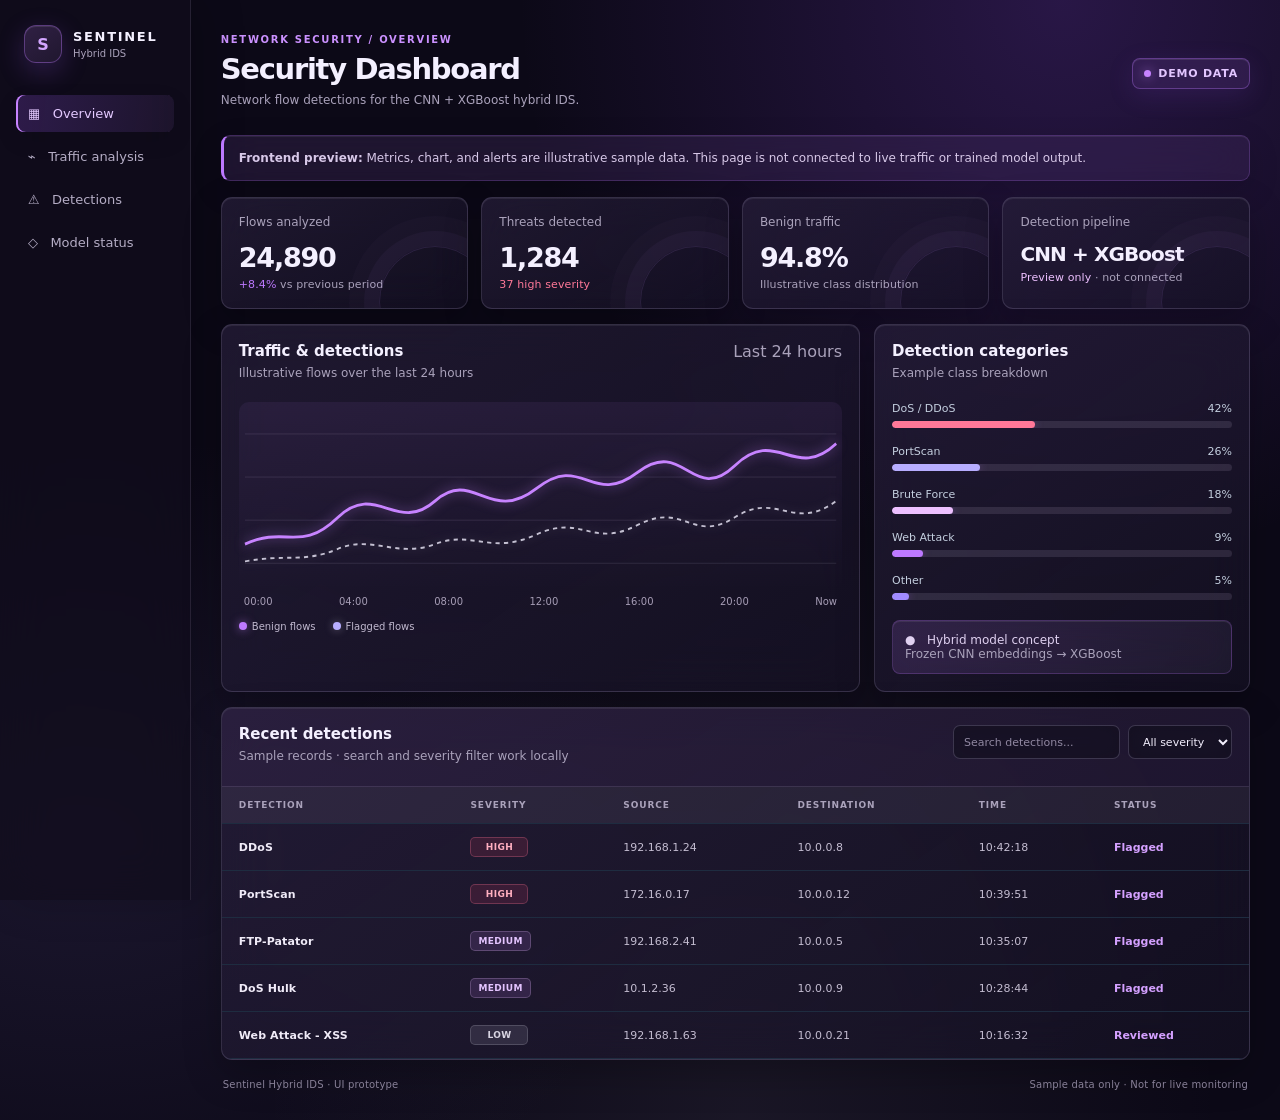
<file: index.html>
<!doctype html>
<html lang="en">
<head>
  <meta charset="utf-8">
  <meta name="viewport" content="width=device-width, initial-scale=1">
  <title>Sentinel IDS — Dashboard</title>
  <style>
    :root {
      color-scheme: dark;
      --bg: #0b1220; --panel: #111b2d; --line: #24334b;
      --text: #eef4ff; --muted: #91a1b9; --cyan: #51d6c5;
      --blue: #6da8ff; --red: #ff6b78; --amber: #f5bb5c;
      font-family: Inter, system-ui, Segoe UI, sans-serif;
    }
    * { box-sizing: border-box }
    body { margin: 0; background: var(--bg); color: var(--text) }
    a { color: inherit; text-decoration: none }
    .layout { display: flex; min-height: 100vh }
    aside { width: 220px; padding: 25px 16px; background: #0e1727; border-right: 1px solid var(--line) }
    .brand { display: flex; gap: 11px; align-items: center; margin: 0 8px 32px }
    .logo { display: grid; place-items: center; width: 38px; height: 38px; border-radius: 12px; background: #12332f; color: var(--cyan); font-weight: 800 }
    .brand strong { display: block; letter-spacing: .08em }
    .brand small, .muted { color: var(--muted) }
    nav { display: grid; gap: 6px }
    nav a { padding: 11px 12px; border-radius: 8px; color: #a7b5ca; font-size: 13px }
    nav a:hover, nav a.active { background: #14283a; color: var(--cyan) }
    main { width: 100%; max-width: 1500px; margin: auto; padding: 30px }
    header, .section-head { display: flex; justify-content: space-between; align-items: center; gap: 16px }
    .eyebrow { color: var(--cyan); font-size: 10px; font-weight: 800; letter-spacing: .14em; text-transform: uppercase }
    h1 { margin: 7px 0; font-size: 29px }
    h2 { margin: 0; font-size: 15px }
    p { margin: 6px 0; color: var(--muted); font-size: 12px }
    .badge { padding: 8px 11px; border: 1px solid #70562a; border-radius: 8px; background: #302716; color: #ffdfa0; font-size: 11px; font-weight: 700 }
    .notice { margin: 22px 0 16px; padding: 13px 15px; border: 1px solid #70562a; border-radius: 9px; background: #261f15; color: #e7c889; font-size: 12px; line-height: 1.5 }
    .cards { display: grid; grid-template-columns: repeat(4, 1fr); gap: 13px; margin-bottom: 15px }
    .card { padding: 17px; border: 1px solid var(--line); border-radius: 11px; background: var(--panel) }
    .metric-label { color: var(--muted); font-size: 12px }
    .metric { margin: 13px 0 5px; font-size: 27px; font-weight: 750 }
    .metric-note { color: var(--muted); font-size: 11px }
    .green { color: var(--cyan) } .yellow { color: var(--amber) }
    .middle { display: grid; grid-template-columns: 1.7fr 1fr; gap: 14px; margin-bottom: 15px }
    .chart { width: 100%; height: 190px; margin-top: 16px }
    .gridline { stroke: #25354d; stroke-width: 1 }
    .chart-labels, .legend { display: flex; justify-content: space-between; color: var(--muted); font-size: 10px }
    .legend { justify-content: flex-start; gap: 17px; margin-top: 14px }
    .key { display: inline-block; width: 8px; height: 8px; margin-right: 5px; border-radius: 50%; background: var(--cyan) }
    .key.blue { background: var(--blue) }
    .bars { display: grid; gap: 15px; margin-top: 22px }
    .bar-label { display: flex; justify-content: space-between; margin-bottom: 6px; color: #c4cfdf; font-size: 11px }
    .track { height: 6px; border-radius: 9px; background: #202e43; overflow: hidden }
    .fill { height: 100%; border-radius: 9px; background: var(--cyan) }
    .fill.red { background: var(--red) } .fill.blue { background: var(--blue) } .fill.amber { background: var(--amber) }
    .model { margin-top: 20px; padding: 12px; border: 1px solid #24463f; border-radius: 8px; color: #c9f8ed; font-size: 12px }
    .alerts { padding: 0; overflow: hidden }
    .alerts .section-head { padding: 17px; border-bottom: 1px solid var(--line) }
    .tools { display: flex; gap: 8px }
    input, select { padding: 8px 10px; border: 1px solid var(--line); border-radius: 7px; background: #0e1727; color: var(--text); font: inherit; font-size: 11px }
    .table-wrap { overflow-x: auto }
    table { width: 100%; min-width: 600px; border-collapse: collapse; text-align: left }
    th, td { padding: 12px 17px; border-bottom: 1px solid #1e2c40; font-size: 11px }
    th { color: #71819a; font-size: 9px; letter-spacing: .1em; text-transform: uppercase }
    td { color: #bdc9d9 }
    .attack { color: var(--text); font-weight: 650 }
    .tag { padding: 4px 7px; border-radius: 5px; font-size: 9px; font-weight: 750 }
    .high { background: #3a2028; color: #ff939c }
    .medium { background: #382e1d; color: #f5ca75 }
    .low { background: #1b2b3c; color: #9dc7ff }
    .status { color: var(--cyan) }
    #empty { display: none; padding: 20px; color: var(--muted); text-align: center; font-size: 12px }
    footer { display: flex; justify-content: space-between; gap: 10px; margin-top: 14px; color: #71819a; font-size: 10px }
    @media (max-width: 900px) { .cards { grid-template-columns: repeat(2, 1fr) } .middle { grid-template-columns: 1fr } }
    @media (max-width: 620px) {
      aside { width: 58px; padding: 18px 7px }
      .brand { justify-content: center; margin: 0 0 24px }
      .brand div:last-child, nav a span:last-child { display: none }
      nav a { text-align: center; padding: 11px 4px }
      main { padding: 20px 13px }
      header { align-items: flex-start }
      h1 { font-size: 23px }
      .cards { gap: 8px }
      .card { padding: 13px }
      .metric { font-size: 22px }
      .tools { width: 100% }
      input { min-width: 0; flex: 1 }
      footer { flex-direction: column }
    }
  </style>
  <link rel="stylesheet" href="style.css">
</head>
<body>
  <div class="layout">
    <aside>
      <a class="brand" href="#overview">
        <span class="logo">S</span>
        <div><strong>SENTINEL</strong><small>Hybrid IDS</small></div>
      </a>
      <nav aria-label="Dashboard navigation">
        <a class="active" href="#overview">▦ &nbsp; Overview</a>
        <a href="#traffic">⌁ &nbsp; Traffic analysis</a>
        <a href="#alerts">⚠ &nbsp; Detections</a>
        <a href="#model">◇ &nbsp; Model status</a>
      </nav>
    </aside>

    <main id="overview">
      <header>
        <div>
          <div class="eyebrow">Network security / Overview</div>
          <h1>Security Dashboard</h1>
          <p>Network flow detections for the CNN + XGBoost hybrid IDS.</p>
        </div>
        <span class="badge">DEMO DATA</span>
      </header>

      <div class="notice">
        <strong>Frontend preview:</strong> Metrics, chart, and alerts are illustrative sample data.
        This page is not connected to live traffic or trained model output.
      </div>

      <section class="cards" aria-label="Summary metrics">
        <article class="card"><div class="metric-label">Flows analyzed</div><div class="metric">24,890</div><div class="metric-note"><span class="green">+8.4%</span> vs previous period</div></article>
        <article class="card"><div class="metric-label">Threats detected</div><div class="metric">1,284</div><div class="metric-note"><span style="color:var(--red)">37 high severity</span></div></article>
        <article class="card"><div class="metric-label">Benign traffic</div><div class="metric">94.8%</div><div class="metric-note">Illustrative class distribution</div></article>
        <article class="card" id="model"><div class="metric-label">Detection pipeline</div><div class="metric" style="font-size:20px">CNN + XGBoost</div><div class="metric-note"><span class="yellow">Preview only</span> · not connected</div></article>
      </section>

      <section class="middle">
        <article class="card" id="traffic">
          <div class="section-head"><div><h2>Traffic &amp; detections</h2><p>Illustrative flows over the last 24 hours</p></div><span class="muted">Last 24 hours</span></div>
          <svg class="chart" viewBox="0 0 700 190" preserveAspectRatio="none" role="img" aria-label="Sample traffic chart">
            <g class="gridline"><path d="M0 25H700M0 70H700M0 115H700M0 160H700"/></g>
            <path d="M0 140 C50 120 65 150 110 112 S180 130 225 95 S290 120 345 82 S410 102 465 65 S530 100 580 58 S650 76 700 35" fill="none" stroke="#51d6c5" stroke-width="3"/>
            <path d="M0 158 C50 150 70 160 110 145 S180 155 225 140 S290 152 345 130 S410 145 465 120 S530 140 580 112 S650 128 700 95" fill="none" stroke="#6da8ff" stroke-width="2" stroke-dasharray="5 5"/>
          </svg>
          <div class="chart-labels"><span>00:00</span><span>04:00</span><span>08:00</span><span>12:00</span><span>16:00</span><span>20:00</span><span>Now</span></div>
          <div class="legend"><span><i class="key"></i>Benign flows</span><span><i class="key blue"></i>Flagged flows</span></div>
        </article>

        <article class="card">
          <h2>Detection categories</h2><p>Example class breakdown</p>
          <div class="bars">
            <div><div class="bar-label"><span>DoS / DDoS</span><span>42%</span></div><div class="track"><div class="fill red" style="width:42%"></div></div></div>
            <div><div class="bar-label"><span>PortScan</span><span>26%</span></div><div class="track"><div class="fill blue" style="width:26%"></div></div></div>
            <div><div class="bar-label"><span>Brute Force</span><span>18%</span></div><div class="track"><div class="fill amber" style="width:18%"></div></div></div>
            <div><div class="bar-label"><span>Web Attack</span><span>9%</span></div><div class="track"><div class="fill" style="width:9%"></div></div></div>
            <div><div class="bar-label"><span>Other</span><span>5%</span></div><div class="track"><div class="fill" style="width:5%;background:#a18bff"></div></div></div>
          </div>
          <div class="model">● &nbsp; Hybrid model concept<br><span class="muted">Frozen CNN embeddings → XGBoost</span></div>
        </article>
      </section>

      <section class="card alerts" id="alerts">
        <div class="section-head">
          <div><h2>Recent detections</h2><p>Sample records · search and severity filter work locally</p></div>
          <div class="tools">
            <input id="search" type="search" placeholder="Search detections..." aria-label="Search detections">
            <select id="severity" aria-label="Filter by severity">
              <option value="all">All severity</option><option>High</option><option>Medium</option><option>Low</option>
            </select>
          </div>
        </div>
        <div class="table-wrap">
          <table>
            <thead><tr><th>Detection</th><th>Severity</th><th>Source</th><th>Destination</th><th>Time</th><th>Status</th></tr></thead>
            <tbody id="rows">
              <tr><td class="attack">DDoS</td><td><span class="tag high">High</span></td><td>192.168.1.24</td><td>10.0.0.8</td><td>10:42:18</td><td class="status">Flagged</td></tr>
              <tr><td class="attack">PortScan</td><td><span class="tag high">High</span></td><td>172.16.0.17</td><td>10.0.0.12</td><td>10:39:51</td><td class="status">Flagged</td></tr>
              <tr><td class="attack">FTP-Patator</td><td><span class="tag medium">Medium</span></td><td>192.168.2.41</td><td>10.0.0.5</td><td>10:35:07</td><td class="status">Flagged</td></tr>
              <tr><td class="attack">DoS Hulk</td><td><span class="tag medium">Medium</span></td><td>10.1.2.36</td><td>10.0.0.9</td><td>10:28:44</td><td class="status">Flagged</td></tr>
              <tr><td class="attack">Web Attack - XSS</td><td><span class="tag low">Low</span></td><td>192.168.1.63</td><td>10.0.0.21</td><td>10:16:32</td><td class="status">Reviewed</td></tr>
            </tbody>
          </table>
          <div id="empty">No detections match the current filters.</div>
        </div>
      </section>

      <footer><span>Sentinel Hybrid IDS · UI prototype</span><span>Sample data only · Not for live monitoring</span></footer>
    </main>
  </div>
  <script>
    const search = document.getElementById("search");
    const severity = document.getElementById("severity");
    const rows = [...document.querySelectorAll("#rows tr")];
    const empty = document.getElementById("empty");

    function filterRows() {
      const query = search.value.trim().toLowerCase();
      const level = severity.value.toLowerCase();
      let shown = 0;
      rows.forEach((row) => {
        const matchesText = row.textContent.toLowerCase().includes(query);
        const matchesLevel = level === "all" || row.cells[1].textContent.toLowerCase() === level;
        row.hidden = !(matchesText && matchesLevel);
        if (!row.hidden) shown++;
      });
      empty.style.display = shown ? "none" : "block";
    }

    search.addEventListener("input", filterRows);
    severity.addEventListener("change", filterRows);
  </script>
</body>
</html>
</file>
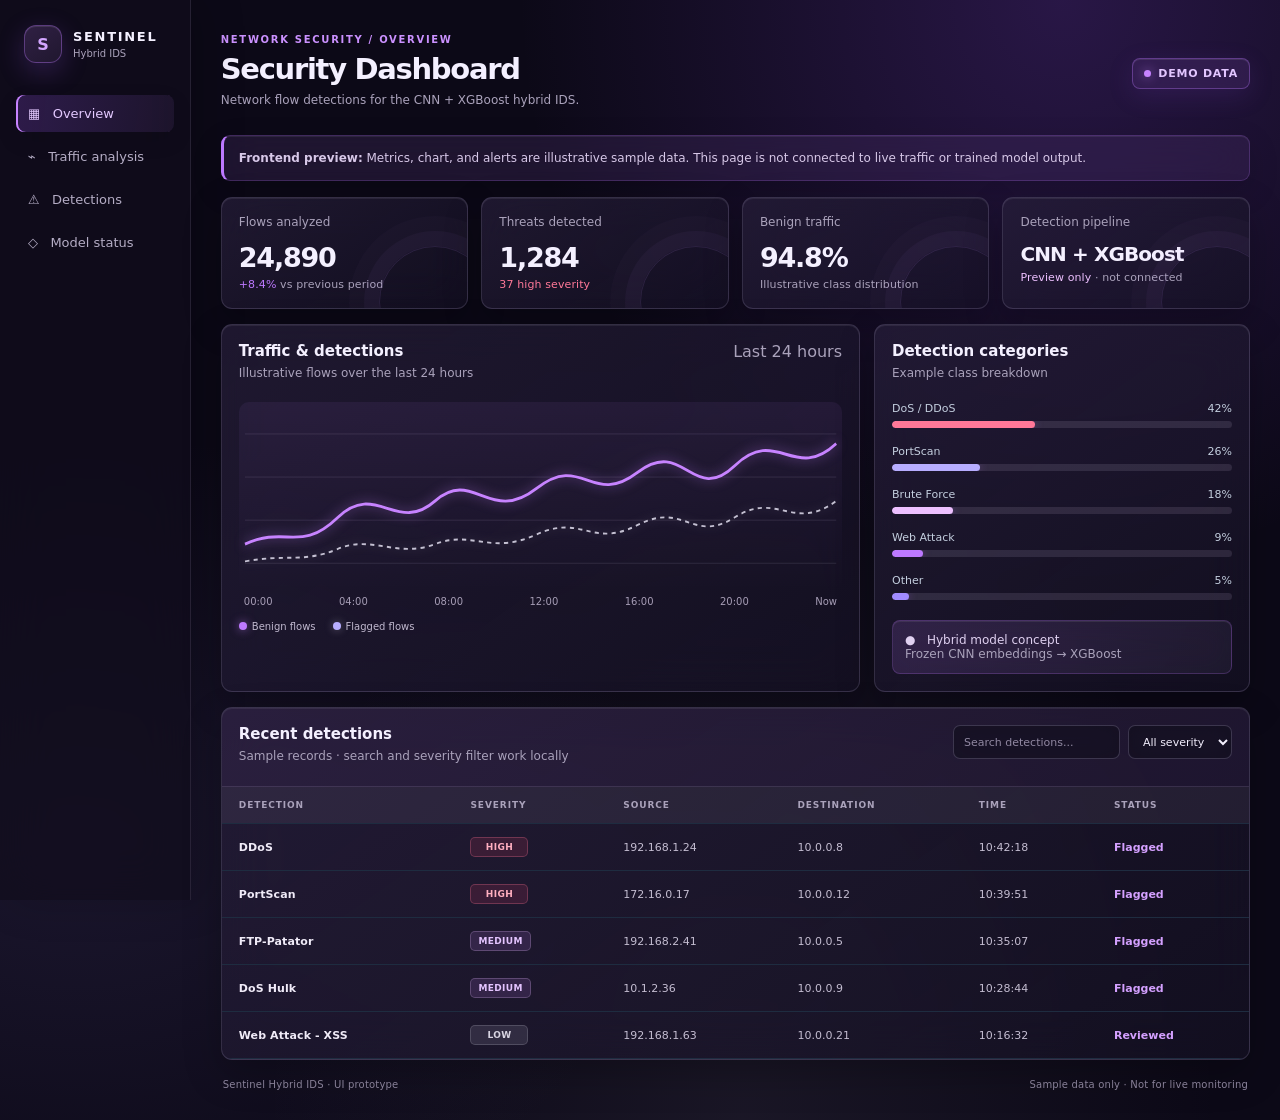
<file: frontend/index.html>
<!doctype html>
<html lang="en">
<head>
  <meta charset="utf-8">
  <meta name="viewport" content="width=device-width, initial-scale=1">
  <title>Sentinel IDS — Dashboard</title>
  <style>
    :root {
      color-scheme: dark;
      --bg: #0b1220; --panel: #111b2d; --line: #24334b;
      --text: #eef4ff; --muted: #91a1b9; --cyan: #51d6c5;
      --blue: #6da8ff; --red: #ff6b78; --amber: #f5bb5c;
      font-family: Inter, system-ui, Segoe UI, sans-serif;
    }
    * { box-sizing: border-box }
    body { margin: 0; background: var(--bg); color: var(--text) }
    a { color: inherit; text-decoration: none }
    .layout { display: flex; min-height: 100vh }
    aside { width: 220px; padding: 25px 16px; background: #0e1727; border-right: 1px solid var(--line) }
    .brand { display: flex; gap: 11px; align-items: center; margin: 0 8px 32px }
    .logo { display: grid; place-items: center; width: 38px; height: 38px; border-radius: 12px; background: #12332f; color: var(--cyan); font-weight: 800 }
    .brand strong { display: block; letter-spacing: .08em }
    .brand small, .muted { color: var(--muted) }
    nav { display: grid; gap: 6px }
    nav a { padding: 11px 12px; border-radius: 8px; color: #a7b5ca; font-size: 13px }
    nav a:hover, nav a.active { background: #14283a; color: var(--cyan) }
    main { width: 100%; max-width: 1500px; margin: auto; padding: 30px }
    header, .section-head { display: flex; justify-content: space-between; align-items: center; gap: 16px }
    .eyebrow { color: var(--cyan); font-size: 10px; font-weight: 800; letter-spacing: .14em; text-transform: uppercase }
    h1 { margin: 7px 0; font-size: 29px }
    h2 { margin: 0; font-size: 15px }
    p { margin: 6px 0; color: var(--muted); font-size: 12px }
    .badge { padding: 8px 11px; border: 1px solid #70562a; border-radius: 8px; background: #302716; color: #ffdfa0; font-size: 11px; font-weight: 700 }
    .notice { margin: 22px 0 16px; padding: 13px 15px; border: 1px solid #70562a; border-radius: 9px; background: #261f15; color: #e7c889; font-size: 12px; line-height: 1.5 }
    .cards { display: grid; grid-template-columns: repeat(4, 1fr); gap: 13px; margin-bottom: 15px }
    .card { padding: 17px; border: 1px solid var(--line); border-radius: 11px; background: var(--panel) }
    .metric-label { color: var(--muted); font-size: 12px }
    .metric { margin: 13px 0 5px; font-size: 27px; font-weight: 750 }
    .metric-note { color: var(--muted); font-size: 11px }
    .green { color: var(--cyan) } .yellow { color: var(--amber) }
    .middle { display: grid; grid-template-columns: 1.7fr 1fr; gap: 14px; margin-bottom: 15px }
    .chart { width: 100%; height: 190px; margin-top: 16px }
    .gridline { stroke: #25354d; stroke-width: 1 }
    .chart-labels, .legend { display: flex; justify-content: space-between; color: var(--muted); font-size: 10px }
    .legend { justify-content: flex-start; gap: 17px; margin-top: 14px }
    .key { display: inline-block; width: 8px; height: 8px; margin-right: 5px; border-radius: 50%; background: var(--cyan) }
    .key.blue { background: var(--blue) }
    .bars { display: grid; gap: 15px; margin-top: 22px }
    .bar-label { display: flex; justify-content: space-between; margin-bottom: 6px; color: #c4cfdf; font-size: 11px }
    .track { height: 6px; border-radius: 9px; background: #202e43; overflow: hidden }
    .fill { height: 100%; border-radius: 9px; background: var(--cyan) }
    .fill.red { background: var(--red) } .fill.blue { background: var(--blue) } .fill.amber { background: var(--amber) }
    .model { margin-top: 20px; padding: 12px; border: 1px solid #24463f; border-radius: 8px; color: #c9f8ed; font-size: 12px }
    .alerts { padding: 0; overflow: hidden }
    .alerts .section-head { padding: 17px; border-bottom: 1px solid var(--line) }
    .tools { display: flex; gap: 8px }
    input, select { padding: 8px 10px; border: 1px solid var(--line); border-radius: 7px; background: #0e1727; color: var(--text); font: inherit; font-size: 11px }
    .table-wrap { overflow-x: auto }
    table { width: 100%; min-width: 600px; border-collapse: collapse; text-align: left }
    th, td { padding: 12px 17px; border-bottom: 1px solid #1e2c40; font-size: 11px }
    th { color: #71819a; font-size: 9px; letter-spacing: .1em; text-transform: uppercase }
    td { color: #bdc9d9 }
    .attack { color: var(--text); font-weight: 650 }
    .tag { padding: 4px 7px; border-radius: 5px; font-size: 9px; font-weight: 750 }
    .high { background: #3a2028; color: #ff939c }
    .medium { background: #382e1d; color: #f5ca75 }
    .low { background: #1b2b3c; color: #9dc7ff }
    .status { color: var(--cyan) }
    #empty { display: none; padding: 20px; color: var(--muted); text-align: center; font-size: 12px }
    footer { display: flex; justify-content: space-between; gap: 10px; margin-top: 14px; color: #71819a; font-size: 10px }
    @media (max-width: 900px) { .cards { grid-template-columns: repeat(2, 1fr) } .middle { grid-template-columns: 1fr } }
    @media (max-width: 620px) {
      aside { width: 58px; padding: 18px 7px }
      .brand { justify-content: center; margin: 0 0 24px }
      .brand div:last-child, nav a span:last-child { display: none }
      nav a { text-align: center; padding: 11px 4px }
      main { padding: 20px 13px }
      header { align-items: flex-start }
      h1 { font-size: 23px }
      .cards { gap: 8px }
      .card { padding: 13px }
      .metric { font-size: 22px }
      .tools { width: 100% }
      input { min-width: 0; flex: 1 }
      footer { flex-direction: column }
    }
  </style>
  <link rel="stylesheet" href="style.css">
</head>
<body>
  <div class="layout">
    <aside>
      <a class="brand" href="#overview">
        <span class="logo">S</span>
        <div><strong>SENTINEL</strong><small>Hybrid IDS</small></div>
      </a>
      <nav aria-label="Dashboard navigation">
        <a class="active" href="#overview">▦ &nbsp; Overview</a>
        <a href="#traffic">⌁ &nbsp; Traffic analysis</a>
        <a href="#alerts">⚠ &nbsp; Detections</a>
        <a href="#model">◇ &nbsp; Model status</a>
      </nav>
    </aside>

    <main id="overview">
      <header>
        <div>
          <div class="eyebrow">Network security / Overview</div>
          <h1>Security Dashboard</h1>
          <p>Network flow detections for the CNN + XGBoost hybrid IDS.</p>
        </div>
        <span class="badge">DEMO DATA</span>
      </header>

      <div class="notice">
        <strong>Frontend preview:</strong> Metrics, chart, and alerts are illustrative sample data.
        This page is not connected to live traffic or trained model output.
      </div>

      <section class="cards" aria-label="Summary metrics">
        <article class="card"><div class="metric-label">Flows analyzed</div><div class="metric">24,890</div><div class="metric-note"><span class="green">+8.4%</span> vs previous period</div></article>
        <article class="card"><div class="metric-label">Threats detected</div><div class="metric">1,284</div><div class="metric-note"><span style="color:var(--red)">37 high severity</span></div></article>
        <article class="card"><div class="metric-label">Benign traffic</div><div class="metric">94.8%</div><div class="metric-note">Illustrative class distribution</div></article>
        <article class="card" id="model"><div class="metric-label">Detection pipeline</div><div class="metric" style="font-size:20px">CNN + XGBoost</div><div class="metric-note"><span class="yellow">Preview only</span> · not connected</div></article>
      </section>

      <section class="middle">
        <article class="card" id="traffic">
          <div class="section-head"><div><h2>Traffic &amp; detections</h2><p>Illustrative flows over the last 24 hours</p></div><span class="muted">Last 24 hours</span></div>
          <svg class="chart" viewBox="0 0 700 190" preserveAspectRatio="none" role="img" aria-label="Sample traffic chart">
            <g class="gridline"><path d="M0 25H700M0 70H700M0 115H700M0 160H700"/></g>
            <path d="M0 140 C50 120 65 150 110 112 S180 130 225 95 S290 120 345 82 S410 102 465 65 S530 100 580 58 S650 76 700 35" fill="none" stroke="#51d6c5" stroke-width="3"/>
            <path d="M0 158 C50 150 70 160 110 145 S180 155 225 140 S290 152 345 130 S410 145 465 120 S530 140 580 112 S650 128 700 95" fill="none" stroke="#6da8ff" stroke-width="2" stroke-dasharray="5 5"/>
          </svg>
          <div class="chart-labels"><span>00:00</span><span>04:00</span><span>08:00</span><span>12:00</span><span>16:00</span><span>20:00</span><span>Now</span></div>
          <div class="legend"><span><i class="key"></i>Benign flows</span><span><i class="key blue"></i>Flagged flows</span></div>
        </article>

        <article class="card">
          <h2>Detection categories</h2><p>Example class breakdown</p>
          <div class="bars">
            <div><div class="bar-label"><span>DoS / DDoS</span><span>42%</span></div><div class="track"><div class="fill red" style="width:42%"></div></div></div>
            <div><div class="bar-label"><span>PortScan</span><span>26%</span></div><div class="track"><div class="fill blue" style="width:26%"></div></div></div>
            <div><div class="bar-label"><span>Brute Force</span><span>18%</span></div><div class="track"><div class="fill amber" style="width:18%"></div></div></div>
            <div><div class="bar-label"><span>Web Attack</span><span>9%</span></div><div class="track"><div class="fill" style="width:9%"></div></div></div>
            <div><div class="bar-label"><span>Other</span><span>5%</span></div><div class="track"><div class="fill" style="width:5%;background:#a18bff"></div></div></div>
          </div>
          <div class="model">● &nbsp; Hybrid model concept<br><span class="muted">Frozen CNN embeddings → XGBoost</span></div>
        </article>
      </section>

      <section class="card alerts" id="alerts">
        <div class="section-head">
          <div><h2>Recent detections</h2><p>Sample records · search and severity filter work locally</p></div>
          <div class="tools">
            <input id="search" type="search" placeholder="Search detections..." aria-label="Search detections">
            <select id="severity" aria-label="Filter by severity">
              <option value="all">All severity</option><option>High</option><option>Medium</option><option>Low</option>
            </select>
          </div>
        </div>
        <div class="table-wrap">
          <table>
            <thead><tr><th>Detection</th><th>Severity</th><th>Source</th><th>Destination</th><th>Time</th><th>Status</th></tr></thead>
            <tbody id="rows">
              <tr><td class="attack">DDoS</td><td><span class="tag high">High</span></td><td>192.168.1.24</td><td>10.0.0.8</td><td>10:42:18</td><td class="status">Flagged</td></tr>
              <tr><td class="attack">PortScan</td><td><span class="tag high">High</span></td><td>172.16.0.17</td><td>10.0.0.12</td><td>10:39:51</td><td class="status">Flagged</td></tr>
              <tr><td class="attack">FTP-Patator</td><td><span class="tag medium">Medium</span></td><td>192.168.2.41</td><td>10.0.0.5</td><td>10:35:07</td><td class="status">Flagged</td></tr>
              <tr><td class="attack">DoS Hulk</td><td><span class="tag medium">Medium</span></td><td>10.1.2.36</td><td>10.0.0.9</td><td>10:28:44</td><td class="status">Flagged</td></tr>
              <tr><td class="attack">Web Attack - XSS</td><td><span class="tag low">Low</span></td><td>192.168.1.63</td><td>10.0.0.21</td><td>10:16:32</td><td class="status">Reviewed</td></tr>
            </tbody>
          </table>
          <div id="empty">No detections match the current filters.</div>
        </div>
      </section>

      <footer><span>Sentinel Hybrid IDS · UI prototype</span><span>Sample data only · Not for live monitoring</span></footer>
    </main>
  </div>
  <script>
    const search = document.getElementById("search");
    const severity = document.getElementById("severity");
    const rows = [...document.querySelectorAll("#rows tr")];
    const empty = document.getElementById("empty");

    function filterRows() {
      const query = search.value.trim().toLowerCase();
      const level = severity.value.toLowerCase();
      let shown = 0;
      rows.forEach((row) => {
        const matchesText = row.textContent.toLowerCase().includes(query);
        const matchesLevel = level === "all" || row.cells[1].textContent.toLowerCase() === level;
        row.hidden = !(matchesText && matchesLevel);
        if (!row.hidden) shown++;
      });
      empty.style.display = shown ? "none" : "block";
    }

    search.addEventListener("input", filterRows);
    severity.addEventListener("change", filterRows);
  </script>
</body>
</html>
</file>
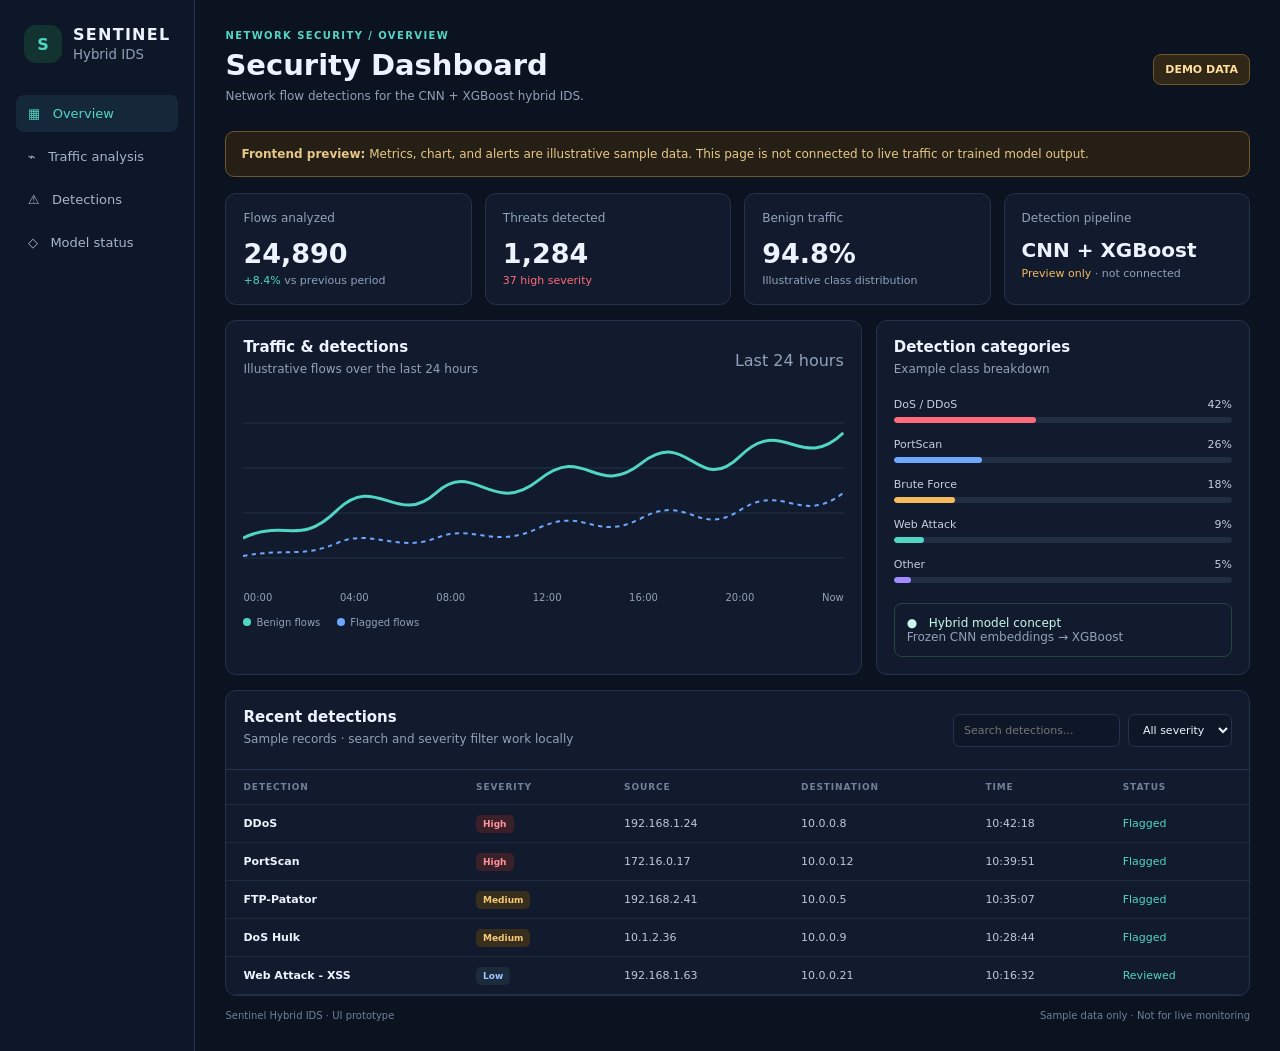
<file: src/index.html>
<!doctype html>
<html lang="en">
<head>
  <meta charset="utf-8">
  <meta name="viewport" content="width=device-width, initial-scale=1">
  <title>Sentinel IDS — Dashboard</title>
  <style>
    :root {
      color-scheme: dark;
      --bg: #0b1220; --panel: #111b2d; --line: #24334b;
      --text: #eef4ff; --muted: #91a1b9; --cyan: #51d6c5;
      --blue: #6da8ff; --red: #ff6b78; --amber: #f5bb5c;
      font-family: Inter, system-ui, Segoe UI, sans-serif;
    }
    * { box-sizing: border-box }
    body { margin: 0; background: var(--bg); color: var(--text) }
    a { color: inherit; text-decoration: none }
    .layout { display: flex; min-height: 100vh }
    aside { width: 220px; padding: 25px 16px; background: #0e1727; border-right: 1px solid var(--line) }
    .brand { display: flex; gap: 11px; align-items: center; margin: 0 8px 32px }
    .logo { display: grid; place-items: center; width: 38px; height: 38px; border-radius: 12px; background: #12332f; color: var(--cyan); font-weight: 800 }
    .brand strong { display: block; letter-spacing: .08em }
    .brand small, .muted { color: var(--muted) }
    nav { display: grid; gap: 6px }
    nav a { padding: 11px 12px; border-radius: 8px; color: #a7b5ca; font-size: 13px }
    nav a:hover, nav a.active { background: #14283a; color: var(--cyan) }
    main { width: 100%; max-width: 1500px; margin: auto; padding: 30px }
    header, .section-head { display: flex; justify-content: space-between; align-items: center; gap: 16px }
    .eyebrow { color: var(--cyan); font-size: 10px; font-weight: 800; letter-spacing: .14em; text-transform: uppercase }
    h1 { margin: 7px 0; font-size: 29px }
    h2 { margin: 0; font-size: 15px }
    p { margin: 6px 0; color: var(--muted); font-size: 12px }
    .badge { padding: 8px 11px; border: 1px solid #70562a; border-radius: 8px; background: #302716; color: #ffdfa0; font-size: 11px; font-weight: 700 }
    .notice { margin: 22px 0 16px; padding: 13px 15px; border: 1px solid #70562a; border-radius: 9px; background: #261f15; color: #e7c889; font-size: 12px; line-height: 1.5 }
    .cards { display: grid; grid-template-columns: repeat(4, 1fr); gap: 13px; margin-bottom: 15px }
    .card { padding: 17px; border: 1px solid var(--line); border-radius: 11px; background: var(--panel) }
    .metric-label { color: var(--muted); font-size: 12px }
    .metric { margin: 13px 0 5px; font-size: 27px; font-weight: 750 }
    .metric-note { color: var(--muted); font-size: 11px }
    .green { color: var(--cyan) } .yellow { color: var(--amber) }
    .middle { display: grid; grid-template-columns: 1.7fr 1fr; gap: 14px; margin-bottom: 15px }
    .chart { width: 100%; height: 190px; margin-top: 16px }
    .gridline { stroke: #25354d; stroke-width: 1 }
    .chart-labels, .legend { display: flex; justify-content: space-between; color: var(--muted); font-size: 10px }
    .legend { justify-content: flex-start; gap: 17px; margin-top: 14px }
    .key { display: inline-block; width: 8px; height: 8px; margin-right: 5px; border-radius: 50%; background: var(--cyan) }
    .key.blue { background: var(--blue) }
    .bars { display: grid; gap: 15px; margin-top: 22px }
    .bar-label { display: flex; justify-content: space-between; margin-bottom: 6px; color: #c4cfdf; font-size: 11px }
    .track { height: 6px; border-radius: 9px; background: #202e43; overflow: hidden }
    .fill { height: 100%; border-radius: 9px; background: var(--cyan) }
    .fill.red { background: var(--red) } .fill.blue { background: var(--blue) } .fill.amber { background: var(--amber) }
    .model { margin-top: 20px; padding: 12px; border: 1px solid #24463f; border-radius: 8px; color: #c9f8ed; font-size: 12px }
    .alerts { padding: 0; overflow: hidden }
    .alerts .section-head { padding: 17px; border-bottom: 1px solid var(--line) }
    .tools { display: flex; gap: 8px }
    input, select { padding: 8px 10px; border: 1px solid var(--line); border-radius: 7px; background: #0e1727; color: var(--text); font: inherit; font-size: 11px }
    .table-wrap { overflow-x: auto }
    table { width: 100%; min-width: 600px; border-collapse: collapse; text-align: left }
    th, td { padding: 12px 17px; border-bottom: 1px solid #1e2c40; font-size: 11px }
    th { color: #71819a; font-size: 9px; letter-spacing: .1em; text-transform: uppercase }
    td { color: #bdc9d9 }
    .attack { color: var(--text); font-weight: 650 }
    .tag { padding: 4px 7px; border-radius: 5px; font-size: 9px; font-weight: 750 }
    .high { background: #3a2028; color: #ff939c }
    .medium { background: #382e1d; color: #f5ca75 }
    .low { background: #1b2b3c; color: #9dc7ff }
    .status { color: var(--cyan) }
    #empty { display: none; padding: 20px; color: var(--muted); text-align: center; font-size: 12px }
    footer { display: flex; justify-content: space-between; gap: 10px; margin-top: 14px; color: #71819a; font-size: 10px }
    @media (max-width: 900px) { .cards { grid-template-columns: repeat(2, 1fr) } .middle { grid-template-columns: 1fr } }
    @media (max-width: 620px) {
      aside { width: 58px; padding: 18px 7px }
      .brand { justify-content: center; margin: 0 0 24px }
      .brand div:last-child, nav a span:last-child { display: none }
      nav a { text-align: center; padding: 11px 4px }
      main { padding: 20px 13px }
      header { align-items: flex-start }
      h1 { font-size: 23px }
      .cards { gap: 8px }
      .card { padding: 13px }
      .metric { font-size: 22px }
      .tools { width: 100% }
      input { min-width: 0; flex: 1 }
      footer { flex-direction: column }
    }
  </style>
</head>
<body>
  <div class="layout">
    <aside>
      <a class="brand" href="#overview">
        <span class="logo">S</span>
        <div><strong>SENTINEL</strong><small>Hybrid IDS</small></div>
      </a>
      <nav aria-label="Dashboard navigation">
        <a class="active" href="#overview">▦ &nbsp; Overview</a>
        <a href="#traffic">⌁ &nbsp; Traffic analysis</a>
        <a href="#alerts">⚠ &nbsp; Detections</a>
        <a href="#model">◇ &nbsp; Model status</a>
      </nav>
    </aside>

    <main id="overview">
      <header>
        <div>
          <div class="eyebrow">Network security / Overview</div>
          <h1>Security Dashboard</h1>
          <p>Network flow detections for the CNN + XGBoost hybrid IDS.</p>
        </div>
        <span class="badge">DEMO DATA</span>
      </header>

      <div class="notice">
        <strong>Frontend preview:</strong> Metrics, chart, and alerts are illustrative sample data.
        This page is not connected to live traffic or trained model output.
      </div>

      <section class="cards" aria-label="Summary metrics">
        <article class="card"><div class="metric-label">Flows analyzed</div><div class="metric">24,890</div><div class="metric-note"><span class="green">+8.4%</span> vs previous period</div></article>
        <article class="card"><div class="metric-label">Threats detected</div><div class="metric">1,284</div><div class="metric-note"><span style="color:var(--red)">37 high severity</span></div></article>
        <article class="card"><div class="metric-label">Benign traffic</div><div class="metric">94.8%</div><div class="metric-note">Illustrative class distribution</div></article>
        <article class="card" id="model"><div class="metric-label">Detection pipeline</div><div class="metric" style="font-size:20px">CNN + XGBoost</div><div class="metric-note"><span class="yellow">Preview only</span> · not connected</div></article>
      </section>

      <section class="middle">
        <article class="card" id="traffic">
          <div class="section-head"><div><h2>Traffic &amp; detections</h2><p>Illustrative flows over the last 24 hours</p></div><span class="muted">Last 24 hours</span></div>
          <svg class="chart" viewBox="0 0 700 190" preserveAspectRatio="none" role="img" aria-label="Sample traffic chart">
            <g class="gridline"><path d="M0 25H700M0 70H700M0 115H700M0 160H700"/></g>
            <path d="M0 140 C50 120 65 150 110 112 S180 130 225 95 S290 120 345 82 S410 102 465 65 S530 100 580 58 S650 76 700 35" fill="none" stroke="#51d6c5" stroke-width="3"/>
            <path d="M0 158 C50 150 70 160 110 145 S180 155 225 140 S290 152 345 130 S410 145 465 120 S530 140 580 112 S650 128 700 95" fill="none" stroke="#6da8ff" stroke-width="2" stroke-dasharray="5 5"/>
          </svg>
          <div class="chart-labels"><span>00:00</span><span>04:00</span><span>08:00</span><span>12:00</span><span>16:00</span><span>20:00</span><span>Now</span></div>
          <div class="legend"><span><i class="key"></i>Benign flows</span><span><i class="key blue"></i>Flagged flows</span></div>
        </article>

        <article class="card">
          <h2>Detection categories</h2><p>Example class breakdown</p>
          <div class="bars">
            <div><div class="bar-label"><span>DoS / DDoS</span><span>42%</span></div><div class="track"><div class="fill red" style="width:42%"></div></div></div>
            <div><div class="bar-label"><span>PortScan</span><span>26%</span></div><div class="track"><div class="fill blue" style="width:26%"></div></div></div>
            <div><div class="bar-label"><span>Brute Force</span><span>18%</span></div><div class="track"><div class="fill amber" style="width:18%"></div></div></div>
            <div><div class="bar-label"><span>Web Attack</span><span>9%</span></div><div class="track"><div class="fill" style="width:9%"></div></div></div>
            <div><div class="bar-label"><span>Other</span><span>5%</span></div><div class="track"><div class="fill" style="width:5%;background:#a18bff"></div></div></div>
          </div>
          <div class="model">● &nbsp; Hybrid model concept<br><span class="muted">Frozen CNN embeddings → XGBoost</span></div>
        </article>
      </section>

      <section class="card alerts" id="alerts">
        <div class="section-head">
          <div><h2>Recent detections</h2><p>Sample records · search and severity filter work locally</p></div>
          <div class="tools">
            <input id="search" type="search" placeholder="Search detections..." aria-label="Search detections">
            <select id="severity" aria-label="Filter by severity">
              <option value="all">All severity</option><option>High</option><option>Medium</option><option>Low</option>
            </select>
          </div>
        </div>
        <div class="table-wrap">
          <table>
            <thead><tr><th>Detection</th><th>Severity</th><th>Source</th><th>Destination</th><th>Time</th><th>Status</th></tr></thead>
            <tbody id="rows">
              <tr><td class="attack">DDoS</td><td><span class="tag high">High</span></td><td>192.168.1.24</td><td>10.0.0.8</td><td>10:42:18</td><td class="status">Flagged</td></tr>
              <tr><td class="attack">PortScan</td><td><span class="tag high">High</span></td><td>172.16.0.17</td><td>10.0.0.12</td><td>10:39:51</td><td class="status">Flagged</td></tr>
              <tr><td class="attack">FTP-Patator</td><td><span class="tag medium">Medium</span></td><td>192.168.2.41</td><td>10.0.0.5</td><td>10:35:07</td><td class="status">Flagged</td></tr>
              <tr><td class="attack">DoS Hulk</td><td><span class="tag medium">Medium</span></td><td>10.1.2.36</td><td>10.0.0.9</td><td>10:28:44</td><td class="status">Flagged</td></tr>
              <tr><td class="attack">Web Attack - XSS</td><td><span class="tag low">Low</span></td><td>192.168.1.63</td><td>10.0.0.21</td><td>10:16:32</td><td class="status">Reviewed</td></tr>
            </tbody>
          </table>
          <div id="empty">No detections match the current filters.</div>
        </div>
      </section>

      <footer><span>Sentinel Hybrid IDS · UI prototype</span><span>Sample data only · Not for live monitoring</span></footer>
    </main>
  </div>
  <script>
    const search = document.getElementById("search");
    const severity = document.getElementById("severity");
    const rows = [...document.querySelectorAll("#rows tr")];
    const empty = document.getElementById("empty");

    function filterRows() {
      const query = search.value.trim().toLowerCase();
      const level = severity.value.toLowerCase();
      let shown = 0;
      rows.forEach((row) => {
        const matchesText = row.textContent.toLowerCase().includes(query);
        const matchesLevel = level === "all" || row.cells[1].textContent.toLowerCase() === level;
        row.hidden = !(matchesText && matchesLevel);
        if (!row.hidden) shown++;
      });
      empty.style.display = shown ? "none" : "block";
    }

    search.addEventListener("input", filterRows);
    severity.addEventListener("change", filterRows);
  </script>
</body>
</html>
</file>
<file: style.css>
:root {
  color-scheme: dark;
  --bg: #0c0917;
  --panel: rgb(29 23 45 / 68%);
  --line: rgb(202 190 229 / 15%);
  --text: #f4f0ff;
  --muted: #aaa2bb;
  --cyan: #bd79ff;
  --blue: #b7adff;
  --red: #ff7898;
  --amber: #edc0ff;
  font-family: Inter, "Segoe UI", system-ui, -apple-system, sans-serif;
}

html {
  scroll-behavior: smooth;
}

body {
  min-width: 320px;
  background:
    radial-gradient(ellipse at 83% 0%, rgb(126 63 211 / 25%), transparent 34rem),
    radial-gradient(ellipse at 6% 76%, rgb(85 74 134 / 20%), transparent 37rem),
    radial-gradient(ellipse at 58% 100%, rgb(191 180 216 / 8%), transparent 30rem),
    var(--bg);
  color: var(--text);
  -webkit-font-smoothing: antialiased;
  text-rendering: optimizeLegibility;
}

::selection {
  background: rgb(189 121 255 / 35%);
  color: #ffffff;
}

aside {
  position: sticky;
  top: 0;
  height: 100vh;
  border-right-color: rgb(202 190 229 / 12%);
  background: rgb(17 13 29 / 72%);
  box-shadow: 12px 0 40px rgb(0 0 0 / 18%);
  -webkit-backdrop-filter: blur(24px);
  backdrop-filter: blur(24px);
}

.logo {
  border: 1px solid rgb(189 121 255 / 36%);
  background: linear-gradient(145deg, #302044, #20172f);
  color: #d3a6ff;
  box-shadow: 0 8px 26px rgb(139 76 219 / 26%), inset 0 1px rgb(255 255 255 / 10%);
}

.brand strong {
  font-size: 13px;
  letter-spacing: .13em;
}

.brand small {
  display: block;
  margin-top: 4px;
  font-size: 10px;
}

nav a {
  position: relative;
  color: #b5adc5;
  transition: background .18s ease, color .18s ease, transform .18s ease;
}

nav a:hover {
  background: rgb(189 121 255 / 10%);
  color: #e3c9ff;
  transform: translateX(2px);
}

nav a.active {
  background: linear-gradient(100deg, rgb(139 76 219 / 25%), rgb(189 121 255 / 8%));
  color: #e3c9ff;
  box-shadow: inset 2px 0 #c783ff, 0 8px 22px rgb(0 0 0 / 10%);
}

main {
  padding-top: 34px;
}

h1 {
  letter-spacing: -.045em;
}

.eyebrow {
  letter-spacing: .17em;
  color: #cb91ff;
}

.badge {
  display: inline-flex;
  align-items: center;
  gap: 7px;
  border-color: rgb(189 121 255 / 34%);
  background: rgb(101 61 143 / 25%);
  color: #e2c6ff;
  box-shadow: 0 7px 24px rgb(112 63 177 / 18%), inset 0 1px rgb(255 255 255 / 9%);
  letter-spacing: .07em;
  -webkit-backdrop-filter: blur(14px);
  backdrop-filter: blur(14px);
}

.badge::before {
  width: 7px;
  height: 7px;
  border-radius: 50%;
  background: #c783ff;
  box-shadow: 0 0 11px rgb(199 131 255 / 68%);
  content: "";
}

.notice {
  border-color: rgb(189 121 255 / 22%);
  border-left: 3px solid #bd79ff;
  background: rgb(72 47 103 / 32%);
  color: #d7c8e8;
  box-shadow: 0 10px 30px rgb(0 0 0 / 15%), inset 0 1px rgb(255 255 255 / 7%);
  -webkit-backdrop-filter: blur(18px);
  backdrop-filter: blur(18px);
}

.card {
  border-color: rgb(202 190 229 / 17%);
  background: linear-gradient(145deg, rgb(38 30 57 / 74%), rgb(22 18 37 / 62%));
  box-shadow: 0 14px 38px rgb(0 0 0 / 24%), inset 0 1px rgb(255 255 255 / 7%);
  transition: border-color .2s ease, transform .2s ease, box-shadow .2s ease;
  -webkit-backdrop-filter: blur(22px);
  backdrop-filter: blur(22px);
}

.cards .card:hover,
.middle > .card:hover {
  transform: translateY(-2px);
  border-color: rgb(189 121 255 / 38%);
  box-shadow: 0 18px 42px rgb(0 0 0 / 28%), 0 0 24px rgb(150 78 232 / 12%), inset 0 1px rgb(255 255 255 / 9%);
}

.cards .card {
  position: relative;
  overflow: hidden;
}

.cards .card::after {
  position: absolute;
  right: -24px;
  bottom: -50px;
  width: 110px;
  height: 110px;
  border: 1px solid rgb(195 151 255 / 12%);
  border-radius: 50%;
  box-shadow: 0 0 0 15px rgb(195 151 255 / 4%), 0 0 0 30px rgb(195 151 255 / 2%);
  content: "";
  pointer-events: none;
}

.metric {
  letter-spacing: -.045em;
  font-variant-numeric: tabular-nums;
}

.metric-note {
  letter-spacing: .01em;
}

.middle > .card {
  min-width: 0;
}

.section-head {
  align-items: flex-start;
}

.chart {
  padding: 8px 6px 0;
  overflow: visible;
  border-radius: 10px;
  background: linear-gradient(180deg, rgb(189 121 255 / 7%), transparent);
}

.chart path[stroke="#51d6c5"] {
  stroke: #c783ff;
  filter: drop-shadow(0 0 6px rgb(199 131 255 / 55%));
}

.chart path[stroke="#6da8ff"] {
  stroke: #c4c0d2;
  filter: drop-shadow(0 0 5px rgb(196 192 210 / 32%));
}

.gridline {
  stroke: rgb(204 193 225 / 14%);
}

.chart-labels {
  padding: 0 5px;
  color: #a69db5;
  font-variant-numeric: tabular-nums;
}

.legend {
  color: #c1b9cf;
}

.key {
  box-shadow: 0 0 10px rgb(199 131 255 / 60%);
}

.key.blue {
  box-shadow: 0 0 9px rgb(196 192 210 / 43%);
}

.bars {
  gap: 17px;
}

.track {
  height: 7px;
  background: rgb(205 193 225 / 13%);
}

.fill {
  box-shadow: 0 0 10px rgb(189 121 255 / 30%);
}

.model {
  border-color: rgb(189 121 255 / 22%);
  background: linear-gradient(120deg, rgb(83 55 115 / 40%), rgb(43 37 61 / 45%));
  color: #e0d1f1;
  box-shadow: inset 0 1px rgb(255 255 255 / 8%);
  -webkit-backdrop-filter: blur(14px);
  backdrop-filter: blur(14px);
}

.alerts {
  margin-top: 2px;
}

.alerts .section-head {
  background: rgb(189 121 255 / 5%);
}

input,
select {
  border-color: rgb(202 190 229 / 22%);
  background: rgb(16 13 27 / 62%);
  color: #f2edfc;
  min-height: 34px;
  transition: border-color .18s ease, box-shadow .18s ease;
  -webkit-backdrop-filter: blur(12px);
  backdrop-filter: blur(12px);
}

input:focus,
select:focus {
  border-color: #c783ff;
  outline: none;
  box-shadow: 0 0 0 3px rgb(189 121 255 / 16%);
}

input::placeholder {
  color: #9188a2;
}

table {
  font-variant-numeric: tabular-nums;
}

th {
  background: rgb(196 184 218 / 8%);
  color: #aaa2bb;
}

tbody tr {
  transition: background .15s ease;
}

tbody tr:hover {
  background: rgb(189 121 255 / 8%);
}

td,
th {
  padding-top: 13px;
  padding-bottom: 13px;
}

td {
  color: #c4bdd1;
}

.attack {
  color: #f0ebf8;
  letter-spacing: .01em;
}

.tag {
  display: inline-flex;
  min-width: 58px;
  justify-content: center;
  border: 1px solid transparent;
  letter-spacing: .04em;
  text-transform: uppercase;
}

.tag.high {
  border-color: rgb(255 120 152 / 28%);
  background: rgb(115 43 70 / 34%);
  color: #ffafc0;
}

.tag.medium {
  border-color: rgb(237 192 255 / 23%);
  background: rgb(96 66 124 / 36%);
  color: #e4c4ff;
}

.tag.low {
  border-color: rgb(196 192 210 / 21%);
  background: rgb(104 100 120 / 30%);
  color: #d8d4e2;
}

.status {
  color: #d4a0ff;
  font-weight: 650;
}

footer {
  color: #928aa3;
  padding: 5px 2px 0;
  letter-spacing: .02em;
}

@media (max-width: 900px) {
  aside {
    z-index: 2;
  }
}

@media (max-width: 620px) {
  aside {
    height: 100vh;
  }

  main {
    padding-top: 22px;
  }

  .notice {
    margin-top: 17px;
  }

  .cards .card:hover,
  .middle > .card:hover {
    transform: none;
  }

  .alerts .section-head {
    align-items: stretch;
  }
}

@media (prefers-reduced-motion: reduce) {
  *,
  *::before,
  *::after {
    scroll-behavior: auto !important;
    transition-duration: .01ms !important;
  }
}
</file>
<file: frontend/style.css>
:root {
  color-scheme: dark;
  --bg: #0c0917;
  --panel: rgb(29 23 45 / 68%);
  --line: rgb(202 190 229 / 15%);
  --text: #f4f0ff;
  --muted: #aaa2bb;
  --cyan: #bd79ff;
  --blue: #b7adff;
  --red: #ff7898;
  --amber: #edc0ff;
  font-family: Inter, "Segoe UI", system-ui, -apple-system, sans-serif;
}

html {
  scroll-behavior: smooth;
}

body {
  min-width: 320px;
  background:
    radial-gradient(ellipse at 83% 0%, rgb(126 63 211 / 25%), transparent 34rem),
    radial-gradient(ellipse at 6% 76%, rgb(85 74 134 / 20%), transparent 37rem),
    radial-gradient(ellipse at 58% 100%, rgb(191 180 216 / 8%), transparent 30rem),
    var(--bg);
  color: var(--text);
  -webkit-font-smoothing: antialiased;
  text-rendering: optimizeLegibility;
}

::selection {
  background: rgb(189 121 255 / 35%);
  color: #ffffff;
}

aside {
  position: sticky;
  top: 0;
  height: 100vh;
  border-right-color: rgb(202 190 229 / 12%);
  background: rgb(17 13 29 / 72%);
  box-shadow: 12px 0 40px rgb(0 0 0 / 18%);
  -webkit-backdrop-filter: blur(24px);
  backdrop-filter: blur(24px);
}

.logo {
  border: 1px solid rgb(189 121 255 / 36%);
  background: linear-gradient(145deg, #302044, #20172f);
  color: #d3a6ff;
  box-shadow: 0 8px 26px rgb(139 76 219 / 26%), inset 0 1px rgb(255 255 255 / 10%);
}

.brand strong {
  font-size: 13px;
  letter-spacing: .13em;
}

.brand small {
  display: block;
  margin-top: 4px;
  font-size: 10px;
}

nav a {
  position: relative;
  color: #b5adc5;
  transition: background .18s ease, color .18s ease, transform .18s ease;
}

nav a:hover {
  background: rgb(189 121 255 / 10%);
  color: #e3c9ff;
  transform: translateX(2px);
}

nav a.active {
  background: linear-gradient(100deg, rgb(139 76 219 / 25%), rgb(189 121 255 / 8%));
  color: #e3c9ff;
  box-shadow: inset 2px 0 #c783ff, 0 8px 22px rgb(0 0 0 / 10%);
}

main {
  padding-top: 34px;
}

h1 {
  letter-spacing: -.045em;
}

.eyebrow {
  letter-spacing: .17em;
  color: #cb91ff;
}

.badge {
  display: inline-flex;
  align-items: center;
  gap: 7px;
  border-color: rgb(189 121 255 / 34%);
  background: rgb(101 61 143 / 25%);
  color: #e2c6ff;
  box-shadow: 0 7px 24px rgb(112 63 177 / 18%), inset 0 1px rgb(255 255 255 / 9%);
  letter-spacing: .07em;
  -webkit-backdrop-filter: blur(14px);
  backdrop-filter: blur(14px);
}

.badge::before {
  width: 7px;
  height: 7px;
  border-radius: 50%;
  background: #c783ff;
  box-shadow: 0 0 11px rgb(199 131 255 / 68%);
  content: "";
}

.notice {
  border-color: rgb(189 121 255 / 22%);
  border-left: 3px solid #bd79ff;
  background: rgb(72 47 103 / 32%);
  color: #d7c8e8;
  box-shadow: 0 10px 30px rgb(0 0 0 / 15%), inset 0 1px rgb(255 255 255 / 7%);
  -webkit-backdrop-filter: blur(18px);
  backdrop-filter: blur(18px);
}

.card {
  border-color: rgb(202 190 229 / 17%);
  background: linear-gradient(145deg, rgb(38 30 57 / 74%), rgb(22 18 37 / 62%));
  box-shadow: 0 14px 38px rgb(0 0 0 / 24%), inset 0 1px rgb(255 255 255 / 7%);
  transition: border-color .2s ease, transform .2s ease, box-shadow .2s ease;
  -webkit-backdrop-filter: blur(22px);
  backdrop-filter: blur(22px);
}

.cards .card:hover,
.middle > .card:hover {
  transform: translateY(-2px);
  border-color: rgb(189 121 255 / 38%);
  box-shadow: 0 18px 42px rgb(0 0 0 / 28%), 0 0 24px rgb(150 78 232 / 12%), inset 0 1px rgb(255 255 255 / 9%);
}

.cards .card {
  position: relative;
  overflow: hidden;
}

.cards .card::after {
  position: absolute;
  right: -24px;
  bottom: -50px;
  width: 110px;
  height: 110px;
  border: 1px solid rgb(195 151 255 / 12%);
  border-radius: 50%;
  box-shadow: 0 0 0 15px rgb(195 151 255 / 4%), 0 0 0 30px rgb(195 151 255 / 2%);
  content: "";
  pointer-events: none;
}

.metric {
  letter-spacing: -.045em;
  font-variant-numeric: tabular-nums;
}

.metric-note {
  letter-spacing: .01em;
}

.middle > .card {
  min-width: 0;
}

.section-head {
  align-items: flex-start;
}

.chart {
  padding: 8px 6px 0;
  overflow: visible;
  border-radius: 10px;
  background: linear-gradient(180deg, rgb(189 121 255 / 7%), transparent);
}

.chart path[stroke="#51d6c5"] {
  stroke: #c783ff;
  filter: drop-shadow(0 0 6px rgb(199 131 255 / 55%));
}

.chart path[stroke="#6da8ff"] {
  stroke: #c4c0d2;
  filter: drop-shadow(0 0 5px rgb(196 192 210 / 32%));
}

.gridline {
  stroke: rgb(204 193 225 / 14%);
}

.chart-labels {
  padding: 0 5px;
  color: #a69db5;
  font-variant-numeric: tabular-nums;
}

.legend {
  color: #c1b9cf;
}

.key {
  box-shadow: 0 0 10px rgb(199 131 255 / 60%);
}

.key.blue {
  box-shadow: 0 0 9px rgb(196 192 210 / 43%);
}

.bars {
  gap: 17px;
}

.track {
  height: 7px;
  background: rgb(205 193 225 / 13%);
}

.fill {
  box-shadow: 0 0 10px rgb(189 121 255 / 30%);
}

.model {
  border-color: rgb(189 121 255 / 22%);
  background: linear-gradient(120deg, rgb(83 55 115 / 40%), rgb(43 37 61 / 45%));
  color: #e0d1f1;
  box-shadow: inset 0 1px rgb(255 255 255 / 8%);
  -webkit-backdrop-filter: blur(14px);
  backdrop-filter: blur(14px);
}

.alerts {
  margin-top: 2px;
}

.alerts .section-head {
  background: rgb(189 121 255 / 5%);
}

input,
select {
  border-color: rgb(202 190 229 / 22%);
  background: rgb(16 13 27 / 62%);
  color: #f2edfc;
  min-height: 34px;
  transition: border-color .18s ease, box-shadow .18s ease;
  -webkit-backdrop-filter: blur(12px);
  backdrop-filter: blur(12px);
}

input:focus,
select:focus {
  border-color: #c783ff;
  outline: none;
  box-shadow: 0 0 0 3px rgb(189 121 255 / 16%);
}

input::placeholder {
  color: #9188a2;
}

table {
  font-variant-numeric: tabular-nums;
}

th {
  background: rgb(196 184 218 / 8%);
  color: #aaa2bb;
}

tbody tr {
  transition: background .15s ease;
}

tbody tr:hover {
  background: rgb(189 121 255 / 8%);
}

td,
th {
  padding-top: 13px;
  padding-bottom: 13px;
}

td {
  color: #c4bdd1;
}

.attack {
  color: #f0ebf8;
  letter-spacing: .01em;
}

.tag {
  display: inline-flex;
  min-width: 58px;
  justify-content: center;
  border: 1px solid transparent;
  letter-spacing: .04em;
  text-transform: uppercase;
}

.tag.high {
  border-color: rgb(255 120 152 / 28%);
  background: rgb(115 43 70 / 34%);
  color: #ffafc0;
}

.tag.medium {
  border-color: rgb(237 192 255 / 23%);
  background: rgb(96 66 124 / 36%);
  color: #e4c4ff;
}

.tag.low {
  border-color: rgb(196 192 210 / 21%);
  background: rgb(104 100 120 / 30%);
  color: #d8d4e2;
}

.status {
  color: #d4a0ff;
  font-weight: 650;
}

footer {
  color: #928aa3;
  padding: 5px 2px 0;
  letter-spacing: .02em;
}

@media (max-width: 900px) {
  aside {
    z-index: 2;
  }
}

@media (max-width: 620px) {
  aside {
    height: 100vh;
  }

  main {
    padding-top: 22px;
  }

  .notice {
    margin-top: 17px;
  }

  .cards .card:hover,
  .middle > .card:hover {
    transform: none;
  }

  .alerts .section-head {
    align-items: stretch;
  }
}

@media (prefers-reduced-motion: reduce) {
  *,
  *::before,
  *::after {
    scroll-behavior: auto !important;
    transition-duration: .01ms !important;
  }
}
</file>
